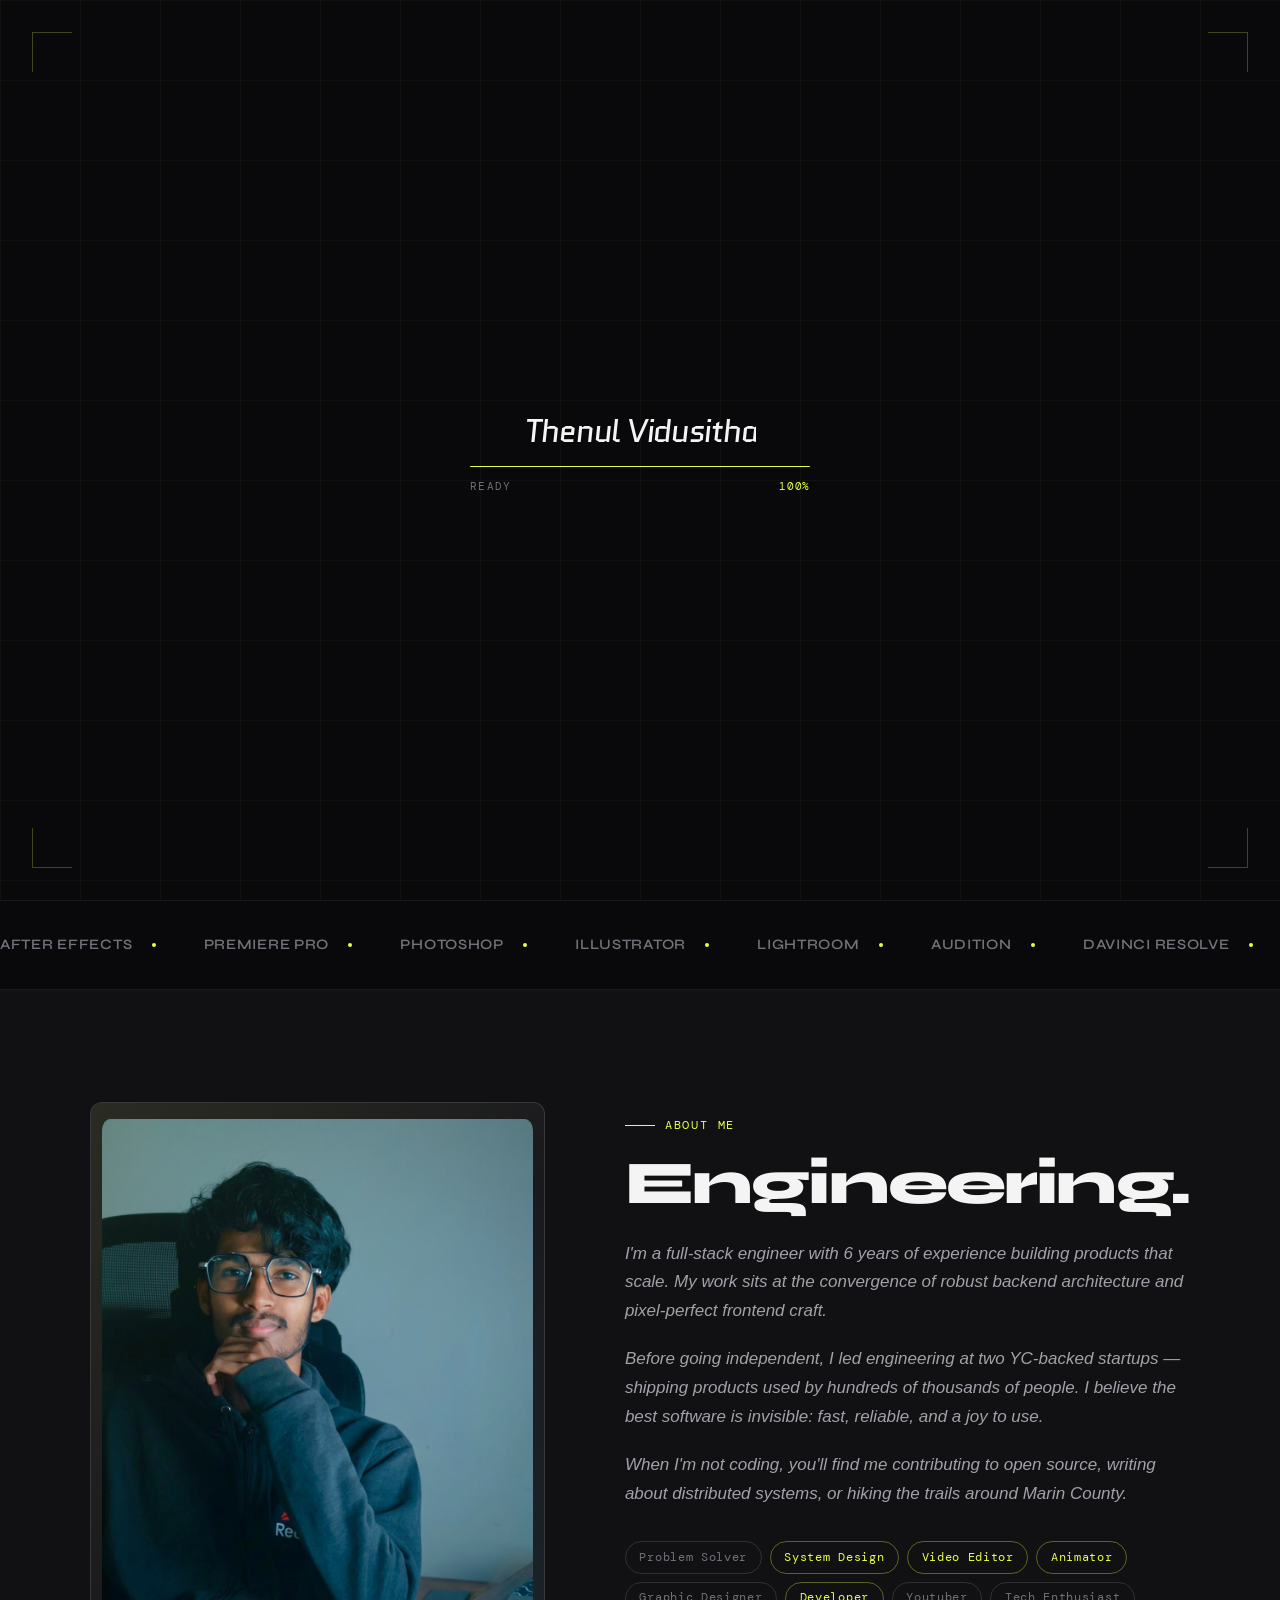
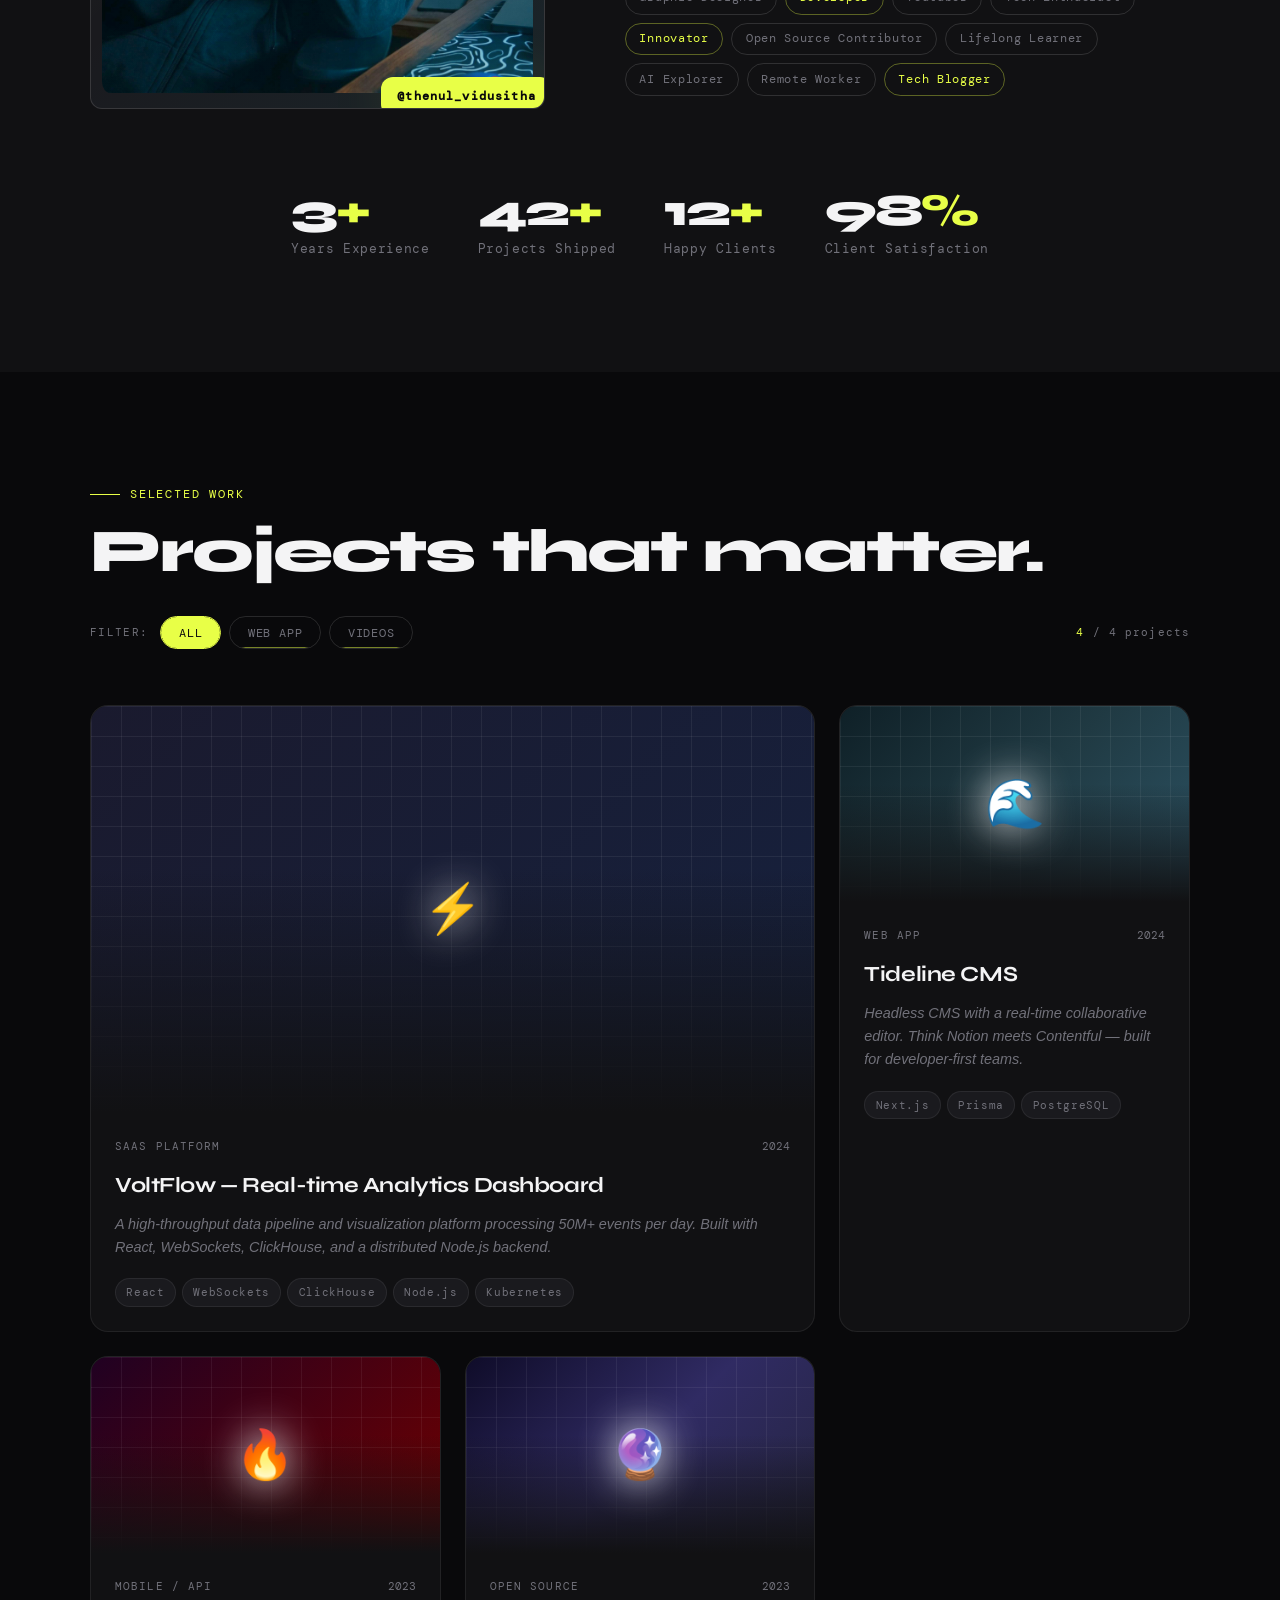
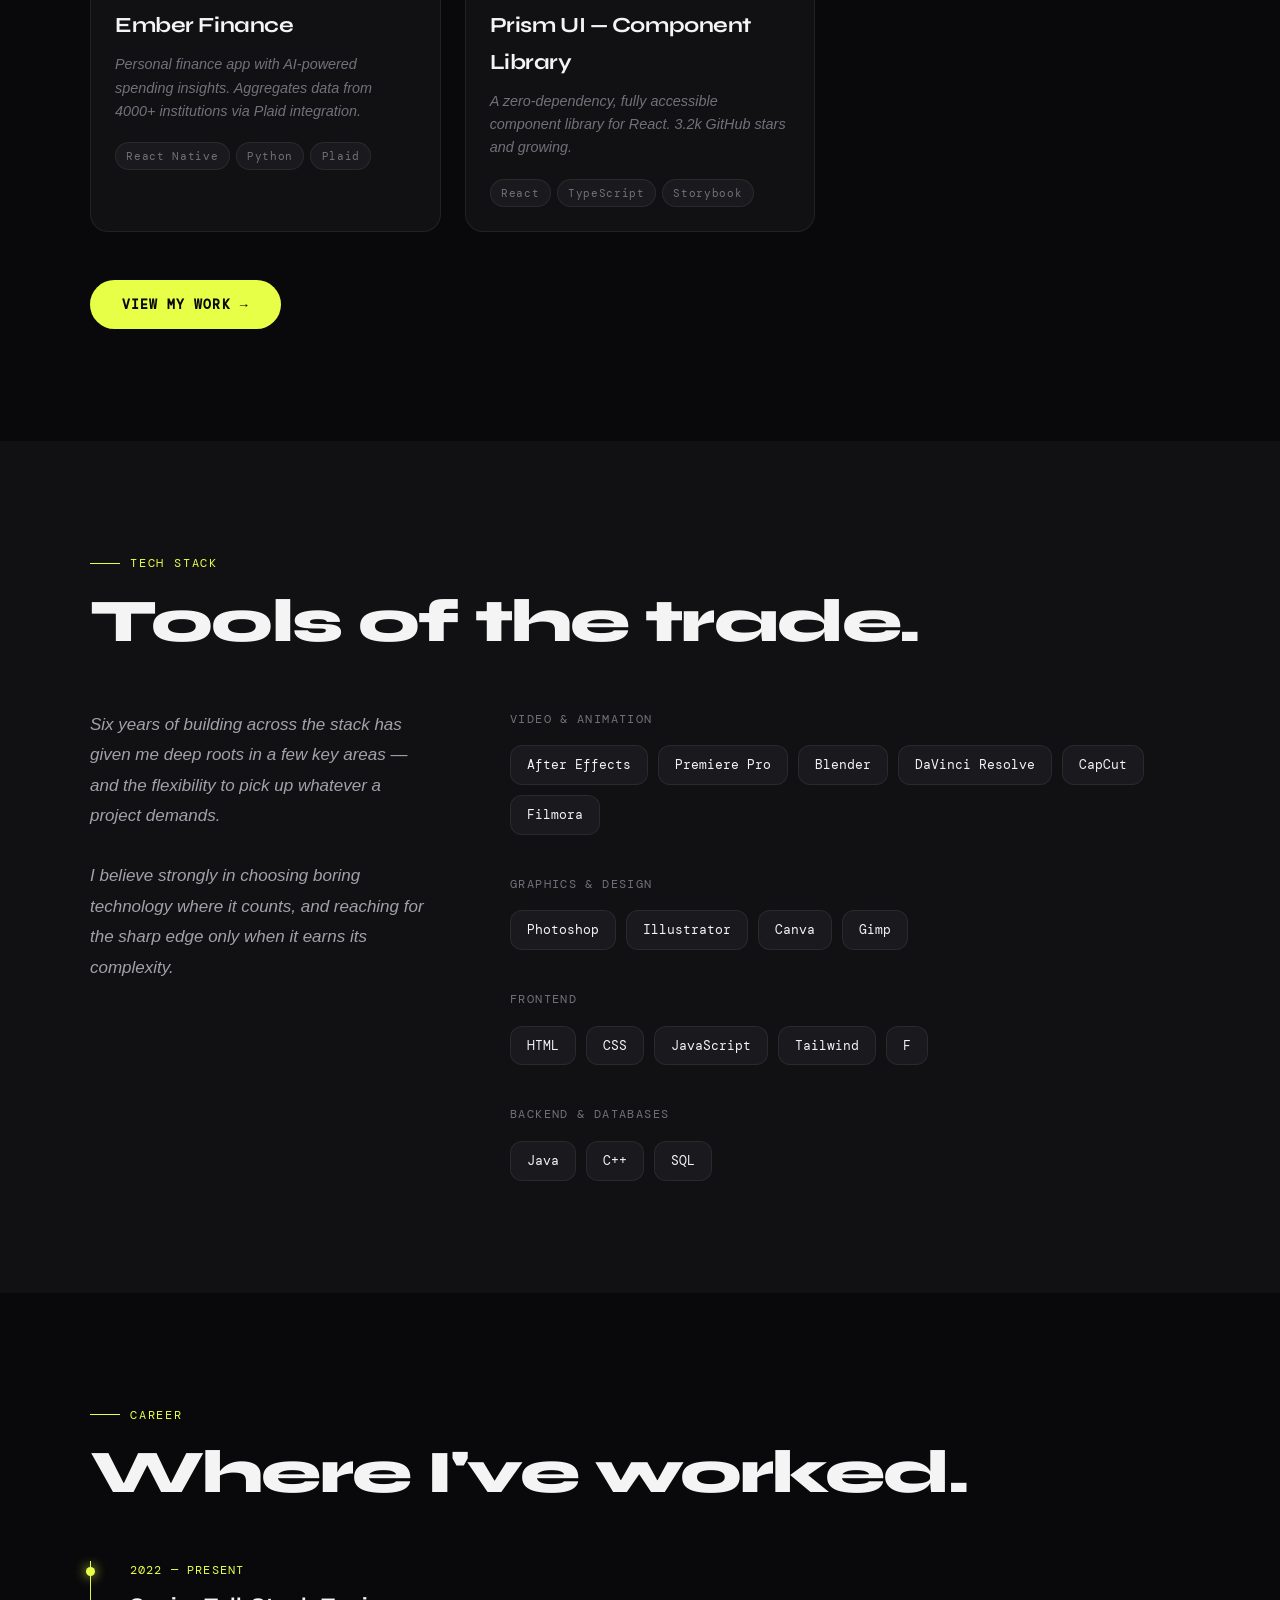
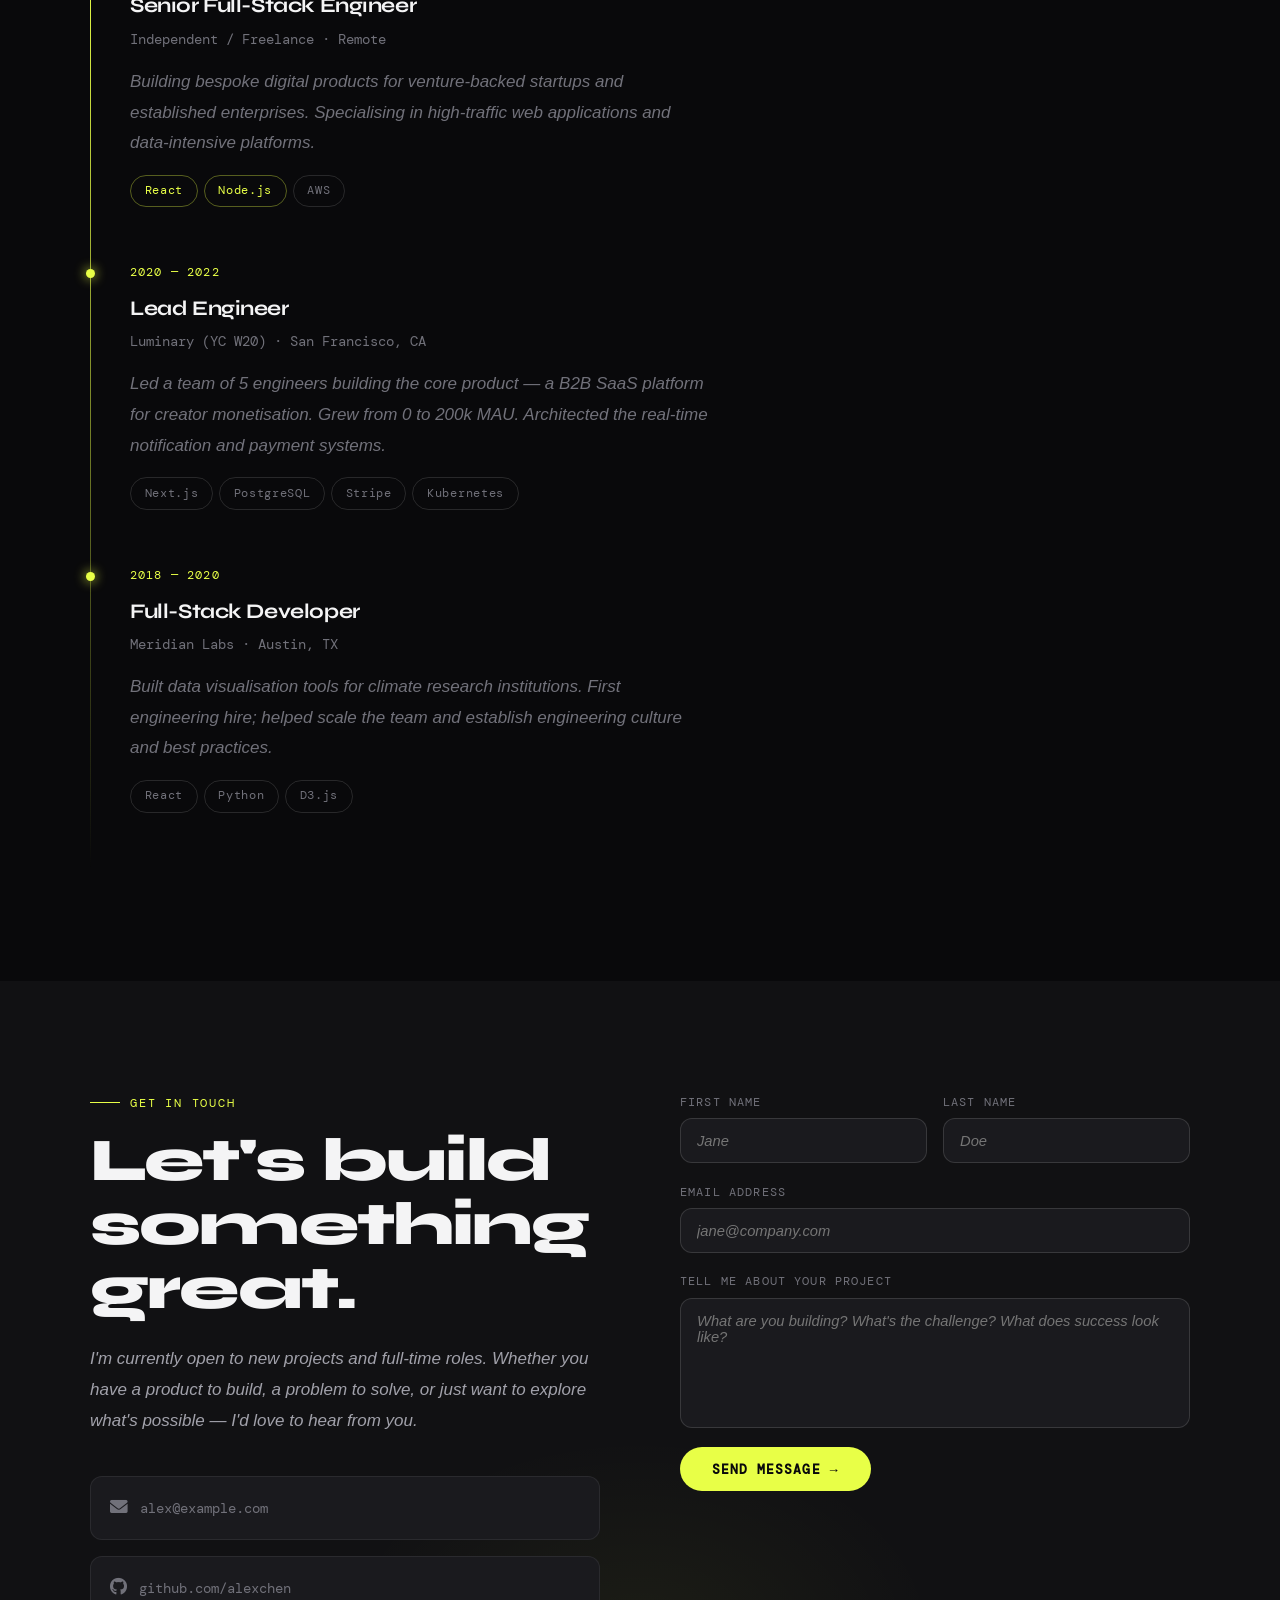
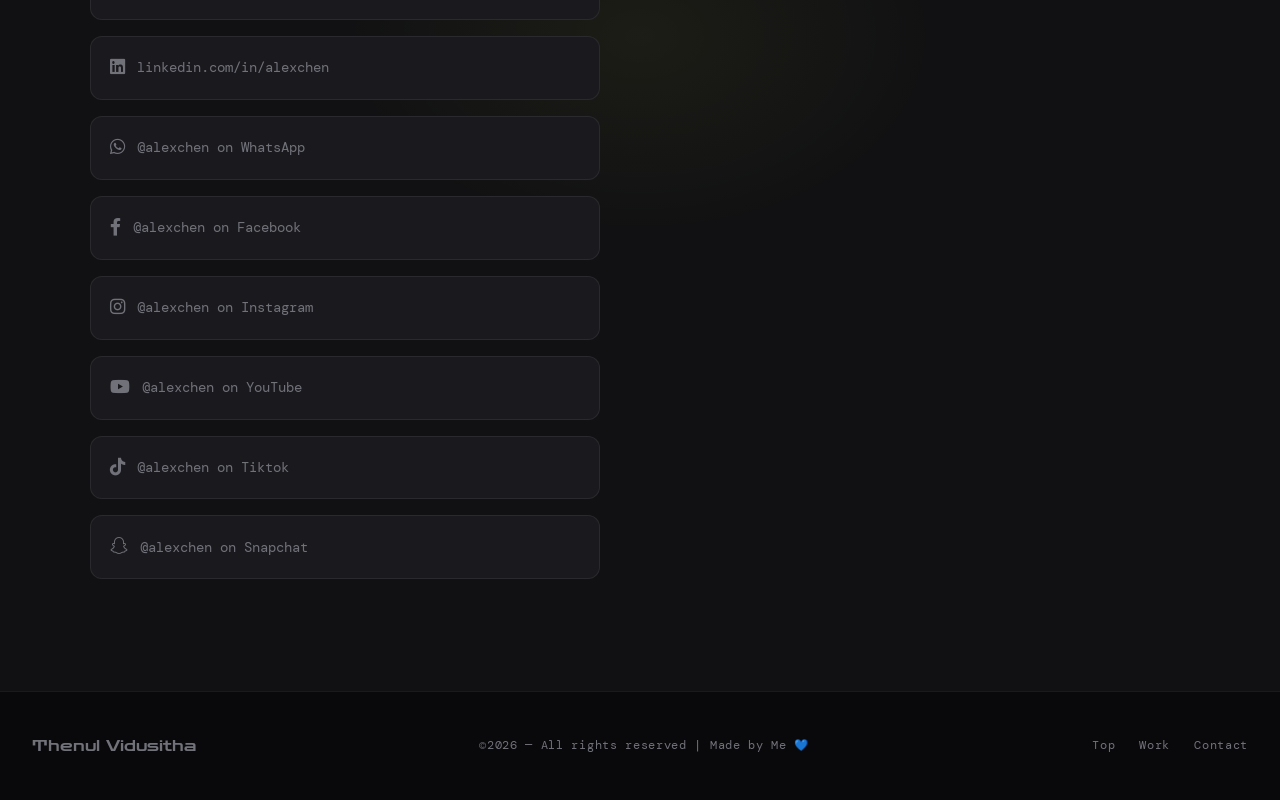
<file: index.html>
<!DOCTYPE html>
<html lang="en">
<head>
<meta charset="UTF-8">
<meta name="viewport" content="width=device-width, initial-scale=1.0">
<title>Thenul Vidusitha</title>
<link rel="preconnect" href="https://fonts.googleapis.com">
<link rel="preconnect" href="https://fonts.gstatic.com" crossorigin>
<link href="https://fonts.googleapis.com/css2?family=Syne:wght@400;600;700;800&family=DM+Mono:ital,wght@0,300;0,400;1,300&family=Fraunces:ital,opsz,wght@0,9..144,300;0,9..144,400;1,9..144,300&display=swap" rel="stylesheet">
<link href="https://fonts.googleapis.com/css2?family=Molle:ital@1&family=Quantico:ital,wght@0,400;0,700;1,400;1,700&family=Righteous&family=Zen+Dots&display=swap" rel="stylesheet">
<!-- Font Awesome Free CDN Link -->
  <link rel="stylesheet" href="https://cdnjs.cloudflare.com/ajax/libs/font-awesome/6.0.0/css/all.min.css">


<link rel="stylesheet" href="style.css">
<style>


  /* ── HERO ── */
  #hero{
    min-height:100vh;
    display:flex;flex-direction:column;justify-content:center;
    padding:7rem 2rem 4rem;
    position:relative;overflow:hidden;
  }

  .hero-bg{
    position:absolute;inset:0;
    background:radial-gradient(ellipse 80% 60% at 60% 40%,rgba(232,255,71,0.04) 0%,transparent 70%),
               radial-gradient(ellipse 40% 50% at 20% 80%,rgba(34,211,238,0.04) 0%,transparent 60%);
    pointer-events:none;
  }

  .grid-bg{
    position:absolute;inset:0;
    background-image:linear-gradient(var(--border) 1px,transparent 1px),
                     linear-gradient(90deg,var(--border) 1px,transparent 1px);
    background-size:60px 60px;
    mask-image:radial-gradient(ellipse 70% 60% at 50% 50%,black 30%,transparent 100%);
    pointer-events:none;opacity:0.4;
  }

  .hero-inner{max-width:1100px;margin:0 auto;width:100%}
  .hero-badge{
    display:inline-flex;align-items:center;gap:8px;
    font-family:var(--font-mono);font-size:0.78rem;
    letter-spacing:0.1em;text-transform:uppercase;
    color:var(--accent);
    border:1px solid rgba(232,255,71,0.25);
    padding:0.4rem 0.9rem;border-radius:99px;
    margin-bottom:2.5rem;
    opacity:0;transform:translateY(20px);
    animation:fadeUp 0.7s 0.2s ease forwards;
  }
  .hero-badge .dot{width:6px;height:6px;border-radius:50%;background:var(--accent);animation:pulse 2s infinite}

  .hero-title{
    font-family:var(--font-display);
    font-size:clamp(1.5rem,8vw,4rem);
    font-weight:800;line-height:0.95;
    letter-spacing:-0.035em;
    opacity:0;transform:translateY(30px);
    animation:fadeUp 0.8s 0.4s ease forwards;
  }
  .hero-title .line2{display:block;color:transparent;
    -webkit-text-stroke:1px rgba(244,244,245,0.3);
    margin-left:0.4em;}
  

  /* ─── Typography Fade Animation ─── */
.hero-title .accent {
  color:var(--accent);
  font-size:2.8rem;
  font-weight:800;
  margin-top:5rem;
  display: inline-block; /* Required to allow transforms */
  opacity: 1;
  transform: translateY(0);
  transition: opacity 0.6s cubic-bezier(0.4, 0, 0.2, 1), transform 0.6s cubic-bezier(0.4, 0, 0.2, 1);
}

/* Class added by JS to trigger the fade out */
.hero-title .accent.is-hidden {
  opacity: 0;
  transform: translateY(10px); /* Drops slightly while fading out */
}
  .hero-sub{
    margin-top:1rem;max-width:520px;
    font-size:1.1rem;font-weight:300;
    color:#a1a1aa;line-height:1.8;
    font-style:italic;
    opacity:0;transform:translateY(20px);
    animation:fadeUp 0.8s 0.6s ease forwards;
  }

  .hero-actions{
    display:flex;flex-wrap:wrap;gap:1rem;margin-top:3rem;
    opacity:0;transform:translateY(20px);
    animation:fadeUp 0.8s 0.8s ease forwards;
  }
  .btn-primary{
    font-family:var(--font-mono);font-size:0.82rem;
    letter-spacing:0.08em;text-transform:uppercase;
    padding:0.85rem 2rem;background:var(--accent);
    color:var(--bg);border:none;border-radius:99px;
    cursor:pointer;text-decoration:none;
    font-weight:600;
    transition:transform 0.2s,box-shadow 0.2s;
    display:inline-flex;align-items:center;gap:8px;
  }
  .btn-primary:hover{transform:translateY(-2px);box-shadow:var(--glow)}
  .btn-ghost{
    font-family:var(--font-mono);font-size:0.82rem;
    letter-spacing:0.08em;text-transform:uppercase;
    padding:0.85rem 2rem;background:transparent;
    color:var(--muted);border:1px solid var(--border2);
    border-radius:99px;cursor:pointer;text-decoration:none;
    transition:color 0.2s,border-color 0.2s;
    display:inline-flex;align-items:center;gap:8px;
  }
  .btn-ghost:hover{color:var(--text);border-color:var(--border2)}

  .hero-stats{
    display:flex;flex-wrap:wrap;gap:3rem;margin-top:5rem;
    align-content: center;justify-content: center;
    opacity:0;transform:translateY(20px);
    animation:fadeUp 0.8s 1s ease forwards;
  }
  .stat-num{
    font-family:var(--font-display);font-size:2.8rem;
    font-weight:800;color:var(--text);
    letter-spacing:-0.04em;line-height:1;
  }
  .stat-num .plus{color:var(--accent)}
  .stat-label{font-size:0.82rem;color:var(--muted);font-family:var(--font-mono);margin-top:4px;letter-spacing:0.05em}

  .scroll-hint{
    position:absolute;bottom:2.5rem;left:50%;transform:translateX(-50%);
    display:flex;flex-direction:column;align-items:center;gap:8px;
    opacity:0;animation:fadeUp 0.8s 1.4s ease forwards;
  }
  .scroll-hint span{font-family:var(--font-mono);font-size:0.7rem;letter-spacing:0.12em;text-transform:uppercase;color:var(--muted)}
  .scroll-line{width:1px;height:50px;background:linear-gradient(to bottom,var(--accent),transparent);animation:scrollDrop 2s 2s infinite}

  /* ── SECTION BASE ── */
  section{padding:7rem 2rem}
  .container{max-width:1100px;margin:0 auto;width:100%}

  .section-tag{
    font-family:var(--font-mono);font-size:0.75rem;
    letter-spacing:0.15em;text-transform:uppercase;
    color:var(--accent);margin-bottom:1rem;
    display:flex;align-items:center;gap:10px;
  }
  .section-tag::before{content:'';width:30px;height:1px;background:var(--accent)}

  .section-title{
    font-family:var(--font-display);
    font-size:clamp(2.2rem,5vw,3.8rem);
    font-weight:800;line-height:1.05;
    letter-spacing:-0.03em;margin-bottom:1.5rem;
  }

  /* ── ABOUT ── */
  #about{background:var(--surface)}
  .about-grid{display:grid;grid-template-columns:1fr 1fr;gap:5rem;align-items:center}
  .about-img-wrap{position:relative}
  .about-img-frame{
    aspect-ratio:3/4;border-radius:var(--radius);
    background:var(--surface2);
    border:1px solid var(--border2);
    overflow:hidden;position:relative;
    display:flex;align-items:center;justify-content:center;
  }
  .about-img-frame::before{
    content:'';position:absolute;inset:0;
    background:linear-gradient(135deg,rgba(232,255,71,0.08),transparent 50%,rgba(34,211,238,0.06));
  }
  .avatar-placeholder{
    width:95%;height:95%;border-radius:50%;
    background:var(--accent);color:var(--bg);
    display:flex;align-items:center;justify-content:center;
  }
  .avatar-placeholder img{
    width:100%;height:100%;
    border-radius: 2%;
    object-fit:cover;
    /* filter:grayscale(100%) 
    brightness(1.2); */
   }
  .about-tag{
    position:absolute;bottom:-0.5rem;right:-0.5rem;
    background:var(--accent);color:var(--bg);
    font-family:var(--font-mono);font-size:0.72rem;
    letter-spacing:0.1em;
    /* text-transform:uppercase; */
    padding:0.6rem 1rem;border-radius:var(--radius);font-weight:600;
    box-shadow:var(--glow);
  }
  .about-text p{color:#a1a1aa;margin-bottom:1.2rem;font-weight:300;font-style:italic}
  .skill-chips{display:flex;flex-wrap:wrap;gap:8px;margin-top:2rem}
  .chip{
    font-family:var(--font-mono);font-size:0.72rem;
    letter-spacing:0.06em;padding:0.35rem 0.85rem;
    border:1px solid var(--border2);border-radius:99px;
    color:var(--muted);transition:all 0.25s;
  }
  .chip:hover{border-color:var(--accent);color:var(--accent);transform:translateY(-1px)}
  .chip.highlight{border-color:rgba(232,255,71,0.35);color:var(--accent)}

  /* ── WORK / PROJECTS ── */
  #work{background:var(--bg)}
  .projects-grid{display:grid;grid-template-columns:repeat(auto-fit,minmax(340px,1fr));gap:1.5rem;margin-top:3.5rem}
  .project-card{
    background:var(--surface);border:1px solid var(--border);
    border-radius:calc(var(--radius)*1.5);overflow:hidden;
    position:relative;transition:transform 0.3s,border-color 0.3s;
    cursor:pointer;
  }
  .project-card:hover{transform:translateY(-6px);border-color:var(--border2)}
  .project-card.featured{grid-column:span 2}
  .project-thumb{
    aspect-ratio:16/9;background:var(--surface2);
    position:relative;overflow:hidden;
    display:flex;align-items:center;justify-content:center;
  }
  .project-thumb-pattern{
    position:absolute;inset:0;
    background-image:linear-gradient(var(--border2) 1px,transparent 1px),
                     linear-gradient(90deg,var(--border2) 1px,transparent 1px);
    background-size:30px 30px;opacity:0.5;
  }
  .project-thumb-icon{
    font-size:3rem;z-index:1;
    filter:drop-shadow(0 0 20px currentColor);
  }
  .project-thumb-accent{
    position:absolute;bottom:0;left:0;right:0;height:60%;
    background:linear-gradient(to top,var(--surface),transparent);
  }
  .thumb-1{background:linear-gradient(135deg,#1a1a2e,#16213e)}
  .thumb-2{background:linear-gradient(135deg,#0f2027,#203a43,#2c5364)}
  .thumb-3{background:linear-gradient(135deg,#200122,#6f0000)}
  .thumb-4{background:linear-gradient(135deg,#0f0c29,#302b63,#24243e)}
  .project-body{padding:1.5rem}
  .project-meta{
    display:flex;align-items:center;justify-content:space-between;
    margin-bottom:0.7rem;
  }
  .project-type{
    font-family:var(--font-mono);font-size:0.7rem;
    letter-spacing:0.1em;text-transform:uppercase;color:var(--muted);
  }
  .project-year{font-family:var(--font-mono);font-size:0.7rem;color:var(--muted)}
  .project-title{
    font-family:var(--font-display);font-size:1.35rem;
    font-weight:700;letter-spacing:-0.02em;
    margin-bottom:0.6rem;transition:color 0.2s;
  }
  .project-card:hover .project-title{color:var(--accent)}
  .project-desc{font-size:0.9rem;color:#71717a;line-height:1.6;font-style:italic;font-weight:300}
  .project-tags{display:flex;flex-wrap:wrap;gap:6px;margin-top:1.2rem}
  .project-tag{
    font-family:var(--font-mono);font-size:0.68rem;
    letter-spacing:0.06em;padding:0.25rem 0.65rem;
    background:var(--surface2);border:1px solid var(--border);
    border-radius:99px;color:var(--muted);
  }
  .project-link{
    position:absolute;top:1rem;right:1rem;
    width:36px;height:36px;border-radius:50%;
    background:var(--surface2);border:1px solid var(--border2);
    display:flex;align-items:center;justify-content:center;
    color:var(--muted);font-size:1rem;
    transition:all 0.2s;opacity:0;
  }
  .project-card:hover .project-link{opacity:1;color:var(--accent);border-color:var(--accent)}

  /* ── SKILLS / TECH ── */
  #skills{background:var(--surface)}
  .skills-layout{display:grid;grid-template-columns:1fr 2fr;gap:5rem;margin-top:3.5rem}
  .skills-intro{color:#a1a1aa;font-style:italic;font-weight:300;line-height:1.8}
  .tech-categories{display:flex;flex-direction:column;gap:2.5rem}
  .tech-category-label{
    font-family:var(--font-mono);font-size:0.72rem;
    letter-spacing:0.12em;text-transform:uppercase;
    color:var(--muted);margin-bottom:1rem;
  }
  .tech-row{display:flex;flex-wrap:wrap;gap:10px}
  .tech-item{
    font-family:var(--font-mono);font-size:0.8rem;
    padding:0.5rem 1rem;
    background:var(--surface2);border:1px solid var(--border);
    border-radius:var(--radius);color:var(--text);
    transition:all 0.25s;position:relative;overflow:hidden;
  }
  .tech-item::before{
    content:'';position:absolute;inset:0;
    background:var(--accent);transform:scaleX(0);transform-origin:left;
    transition:transform 0.3s ease;z-index:0;
  }
  .tech-item:hover::before{transform:scaleX(1)}
  .tech-item span{position:relative;z-index:1;transition:color 0.3s}
  .tech-item:hover span{color:var(--bg)}

  /* ── WORK FILTERS ── */
  .filter-bar{
    display:flex;flex-wrap:wrap;gap:8px;
    margin:2rem 0 3.5rem;
    align-items:center;
  }
  .filter-label{
    font-family:var(--font-mono);font-size:0.7rem;
    letter-spacing:0.12em;text-transform:uppercase;
    color:var(--muted);margin-right:4px;
  }
  .filter-btn{
    font-family:var(--font-mono);font-size:0.75rem;
    letter-spacing:0.07em;text-transform:uppercase;
    padding:0.45rem 1.1rem;
    background:transparent;
    border:1px solid var(--border2);
    border-radius:99px;color:var(--muted);
    cursor:pointer;transition:all 0.22s ease;
    position:relative;overflow:hidden;
  }
  .filter-btn::before{
    content:'';position:absolute;inset:0;
    background:var(--accent);
    transform:translateY(100%);
    transition:transform 0.22s ease;
    z-index:0;border-radius:99px;
  }
  .filter-btn span{position:relative;z-index:1;transition:color 0.22s}
  .filter-btn:hover{border-color:var(--accent);color:var(--accent)}
  .filter-btn.active{border-color:var(--accent);color:var(--bg)}
  .filter-btn.active::before{transform:translateY(0)}
  .filter-btn.active span{color:var(--bg)}

  .filter-count{
    margin-left:auto;
    font-family:var(--font-mono);font-size:0.7rem;
    letter-spacing:0.1em;color:var(--muted);
  }
  .filter-count em{color:var(--accent);font-style:normal}

  /* card hide/show */
  .project-card{transition:transform 0.3s,border-color 0.3s,opacity 0.35s ease,scale 0.35s ease}
  .project-card.filtered-out{
    opacity:0;scale:0.96;pointer-events:none;
    position:absolute;visibility:hidden;
  }
  .projects-grid{position:relative}

  /* ── EXPERIENCE ── */
  #experience{background:var(--bg)}
  .timeline{margin-top:3.5rem;position:relative}
  .timeline::before{
    content:'';position:absolute;left:0;top:0;bottom:0;
    width:1px;background:linear-gradient(to bottom,var(--accent),transparent);
  }
  .timeline-item{padding-left:2.5rem;padding-bottom:3.5rem;position:relative}
  .timeline-item::before{
    content:'';position:absolute;left:-4px;top:6px;
    width:9px;height:9px;border-radius:50%;
    background:var(--accent);box-shadow:0 0 12px var(--accent);
  }
  .timeline-date{
    font-family:var(--font-mono);font-size:0.72rem;
    letter-spacing:0.1em;text-transform:uppercase;
    color:var(--accent);margin-bottom:0.5rem;
  }
  .timeline-role{
    font-family:var(--font-display);font-size:1.3rem;
    font-weight:700;letter-spacing:-0.02em;margin-bottom:0.25rem;
  }
  .timeline-company{color:var(--muted);font-family:var(--font-mono);font-size:0.85rem;margin-bottom:1rem}
  .timeline-desc{color:#71717a;font-style:italic;font-weight:300;line-height:1.8;max-width:580px}
  .timeline-chips{display:flex;flex-wrap:wrap;gap:6px;margin-top:1rem}

  /* ── CONTACT ── */
  #contact{
    background:var(--surface);
    position:relative;overflow:hidden;
  }
  .contact-glow{
    position:absolute;top:50%;left:50%;
    width:600px;height:400px;
    transform:translate(-50%,-50%);
    background:radial-gradient(ellipse,rgba(232,255,71,0.05),transparent 70%);
    pointer-events:none;
  }
  .contact-grid{display:grid;grid-template-columns:1fr 1fr;gap:5rem;align-items:start}
  .contact-form{display:flex;flex-direction:column;gap:1.2rem}
  .form-row{display:grid;grid-template-columns:1fr 1fr;gap:1rem}
  .form-field{display:flex;flex-direction:column;gap:6px}
  .form-field label{
    font-family:var(--font-mono);font-size:0.72rem;
    letter-spacing:0.1em;text-transform:uppercase;color:var(--muted);
  }
  .form-field input,.form-field textarea,.form-field select{
    background:var(--surface2);border:1px solid var(--border2);
    border-radius:var(--radius);padding:0.85rem 1rem;
    color:var(--text);font-family:var(--font-body);
    font-size:0.92rem;font-style:italic;font-weight:300;
    transition:border-color 0.2s,box-shadow 0.2s;
    outline:none;resize:none;width:100%;
  }
  .form-field input:focus,.form-field textarea:focus{
    border-color:var(--accent);
    box-shadow:0 0 0 3px rgba(232,255,71,0.08);
  }
  .form-field textarea{min-height:130px}
  .contact-info{color:#a1a1aa;line-height:1.8;font-style:italic;font-weight:300}
  .contact-links{display:flex;flex-direction:column;gap:1rem;margin-top:2.5rem}
  .contact-link{
    display:flex;align-items:center;gap:12px;
    font-family:var(--font-mono);font-size:0.85rem;
    color:var(--muted);text-decoration:none;
    padding:1rem 1.2rem;
    background:var(--surface2);border:1px solid var(--border);
    border-radius:var(--radius);
    transition:all 0.25s;
  }
  .contact-link:hover{border-color:var(--accent);color:var(--accent);transform:translateX(6px)}
  .contact-link .link-icon{font-size:1.1rem}
  .contact-link .link-arrow{margin-left:auto;opacity:0;transition:opacity 0.2s}
  .contact-link:hover .link-arrow{opacity:1}



  /* Prevent standard text selection globally */
body {
  -webkit-user-select: none;
  -moz-user-select: none;
  -ms-user-select: none;
  user-select: none;
}

/* Allow text selection inside form inputs so they remain usable */
input, textarea {
  -webkit-user-select: text;
  -moz-user-select: text;
  -ms-user-select: text;
  user-select: text;
}

/* Security Popup Styling */
.security-popup {
  position: fixed;
  bottom: 24px;
  left: 50%;
  transform: translate(-50%, 50px); /* Start slightly lower */
  opacity: 0;
  pointer-events: none;
  background-color: rgba(200, 40, 40, 0.95);
  backdrop-filter: blur(8px);
  color: white;
  padding: 12px 24px;
  border-radius: 9999px;
  display: flex;
  align-items: center;
  gap: 10px;
  font-family: monospace, sans-serif;
  font-size: 13px;
  font-weight: bold;
  letter-spacing: 1px;
  box-shadow: 0 4px 20px rgba(220, 38, 38, 0.4);
  border: 1px solid rgba(255, 100, 100, 0.2);
  transition: all 0.3s cubic-bezier(0.4, 0, 0.2, 1);
  z-index: 99999;
}

/* Class added via JavaScript to trigger the animation */
.security-popup.show {
  transform: translate(-50%, 0);
  opacity: 1;
}




   /* ── RESPONSIVE ── */
  @media(max-width:900px){
    .about-grid,.contact-grid,.skills-layout{grid-template-columns:1fr}
    .project-card.featured{grid-column:span 1}
    .projects-grid{grid-template-columns:1fr}
    .form-row{grid-template-columns:1fr}

    .filter-bar {
    justify-content: flex-start;
  }
  .filter-count {
    margin-left: 0;
    width: 100%;
    margin-top: 0.75rem;
  }

  }


    /* ── HERO ACCENT TEXT RESPONSIVENESS (MOBILE & TABLET) ── */
@media (max-width: 768px) {

  #popup-overlay {
    padding: 1rem;
  }

  .hero-title .accent {
    /* Shrinks dynamically based on screen width, between 1.5rem and 2.8rem */
    font-size: clamp(1.5rem, 6.5vw, 2.8rem); 
    
    /* Forces the text to stay on a single line */
    white-space: nowrap; 
    
  }
}







   @media(max-width:600px){
    section{padding:5rem 1.25rem}

    .scroll-hint{
    left:45%;

    .filter-bar {
    flex-wrap: nowrap;
    overflow-x: auto;
    -webkit-overflow-scrolling: touch;
    padding-bottom: 0.5rem;
    scrollbar-width: none; /* Hides scrollbar in Firefox */
  }
  
  .filter-bar::-webkit-scrollbar {
    display: none; /* Hides scrollbar in Chrome/Safari/Edge */
  }
  
  .filter-label {
    display: none; /* Hides "Filter:" label to save space */
  }
  
  .filter-btn {
    flex: 0 0 auto; /* Prevents buttons from shrinking */
    white-space: nowrap;
  }
  
  .filter-count {
    display: none; /* Hides the project count on small mobile screens to prioritize the buttons */
  }
  }


  /* Shrink inner padding for the body */
  .popup-body {
    padding: 1.5rem 1.2rem 1.2rem;
  }

  /* Adjust the close button so it doesn't overlap on small screens */
  .popup-close {
    top: 0.8rem;
    right: 0.8rem;
    width: 28px;
    height: 28px;
    font-size: 0.85rem;
  }

  /* Scale down the title */
  .popup-title {
    font-size: 1.35rem;
    margin-bottom: 0.6rem;
  }

  /* Scale down the description text slightly */
  .popup-desc {
    font-size: 0.85rem;
    margin-bottom: 1.4rem;
  }

  /* Stack the action buttons vertically instead of wrapping side-by-side */
  .popup-actions {
    flex-direction: column;
    gap: 0.9rem;
  }
  
  .popup-btn-primary, 
  .popup-btn-ghost {
    width: 100%;
    min-width: unset;
  }

  /* Stack the footer elements vertically */
  .popup-footer {
    flex-direction: column;
    align-items: flex-start;
    padding: 1rem 1.2rem;
    gap: 0.8rem;
  }

   


  }








</style>
</head>
<body>

  <!-- DevTools Warning Screen -->
  <div id="security-popup" class="security-popup">
  <svg xmlns="http://www.w3.org/2000/svg" width="18" height="18" viewBox="0 0 24 24" fill="none" stroke="currentColor" stroke-width="2" stroke-linecap="round" stroke-linejoin="round">
    <path d="M12 22s8-4 8-10V5l-8-3-8 3v7c0 6 8 10 8 10"></path>
    <path d="M12 8v4"></path>
    <path d="M12 16h.01"></path>
  </svg>
  <span>ACTION DISABLED</span>
</div>

<!-- LOADER -->
<div id="loader">
  <div class="loader-grid"></div>
  <div class="loader-corner tl"></div>
  <div class="loader-corner tr"></div>
  <div class="loader-corner bl"></div>
  <div class="loader-corner br"></div>
  <div class="loader-logo">
    <span>T</span><span>h</span><span>e</span><span>n</span><span>u</span><span>l</span><span class="loader-accent-char">&nbsp;</span><span>V</span><span>i</span><span>d</span><span>u</span><span>s</span><span>i</span><span>t</span><span>h</span><span>a</span>
  </div>
  <div class="loader-bar-wrap">
    <div class="loader-track"><div class="loader-fill" id="loaderFill"></div></div>
    <div class="loader-meta">
      <span class="loader-status" id="loaderStatus">Initialising</span>
      <span class="loader-pct" id="loaderPct">0%</span>
    </div>
  </div>
</div>

<!-- CURSOR -->

<div class="cursor" id="cursor"></div>
<div class="cursor-ring" id="cursorRing"></div>

<!-- POPUP CARD -->
<!-- <div id="popup-overlay" role="dialog" aria-modal="true" aria-labelledby="popup-heading">
  <div id="popup-card">
    <div class="popup-stripe"></div>
    <div class="popup-body">
      <button class="popup-close" id="popupClose" aria-label="Close">✕</button>
      <div class="popup-avatar">AC</div>
      <div class="popup-eyebrow"><span class="pulse-dot"></span> Available for hire</div>
      <h2 class="popup-title" id="popup-heading">Let's build something <span class="hl">remarkable.</span></h2>
      <p class="popup-desc">Hi, I'm Alex — a full-stack engineer specialising in high-performance web apps and distributed systems. I'm currently open to new projects and full-time roles starting Q3 2025.</p>
      <div class="popup-actions">
        <a class="popup-btn-primary" href="#contact">Work with me →</a>
        <a class="popup-btn-ghost" href="projects.html">View my work</a>
      </div>
    </div>
    <div class="popup-footer">
      <span class="popup-footer-text">Based in San Francisco · Remote-friendly</span>
      <span class="popup-footer-badge">Open to work</span>
    </div>
  </div>
</div> -->


<!-- NAV -->
<nav>
  <a class="nav-logo" href="#">thenul vidusitha</a>
  <ul class="nav-links">
    <li><a href="#about">About</a></li>
    <li><a href="projects.html">Work</a></li>
    <li><a href="#skills">Skills</a></li>
    <li><a href="#experience">Experience</a></li>
    <li><a href="#contact">Contact</a></li>
  </ul>
  <a class="nav-cta" href="#contact">Hire me</a>
  <div class="hamburger" id="hamburger">
    <span></span><span></span><span></span>
  </div>
</nav>

<!-- MOBILE MENU -->
<div class="mobile-menu" id="mobileMenu">
  <a href="#about" class="menu-close">About</a>
  <a href="projects.html" class="menu-close">Work</a>
  <a href="#skills" class="menu-close">Skills</a>
  <a href="#experience" class="menu-close">Experience</a>
  <a href="#contact" class="menu-close">Contact</a>
</div>

<!-- HERO -->
<section id="hero">
  <div class="hero-bg"></div>
  <div class="grid-bg"></div>
  <div class="hero-inner">
    <div class="hero-badge"><span class="dot"></span> Available for new projects</div>
    <h1 class="hero-title">
      Thenul<br>
      <span class="line2">Vidusitha</span><br>
      <span class="accent">ENGINEER.</span>
    </h1>
    <p class="hero-sub">Building scalable digital products at the intersection of design and engineering. I turn complex problems into elegant, performant solutions.</p>
    <div class="hero-actions">
      <a href="projects.html" class="btn-primary">View my work →</a>
      <a href="#contact" class="btn-ghost">Let's talk ↗</a>
    </div>
    
  </div>
  <div class="scroll-hint">
    <span>Scroll</span>
    <div class="scroll-line"></div>
  </div>
</section>

<!-- MARQUEE -->
<div class="marquee-section">
  <div class="marquee-track">
    <div class="marquee-item">After Effects<span class="dot"></span></div>
    <div class="marquee-item">Premiere Pro<span class="dot"></span></div>
    <div class="marquee-item">Photoshop<span class="dot"></span></div>
    <div class="marquee-item">Illustrator<span class="dot"></span></div>
    <div class="marquee-item">Lightroom<span class="dot"></span></div>
    <div class="marquee-item">Audition<span class="dot"></span></div>
    <div class="marquee-item">DaVinci Resolve<span class="dot"></span></div>
    <div class="marquee-item">Blender<span class="dot"></span></div>
    <div class="marquee-item">Canva<span class="dot"></span></div>
    <div class="marquee-item">HTML<span class="dot"></span></div>
    <div class="marquee-item">CSS<span class="dot"></span></div>
    <div class="marquee-item">JavaScript<span class="dot"></span></div>
    <div class="marquee-item">SQL<span class="dot"></span></div>
    <div class="marquee-item">JAVA<span class="dot"></span></div>
    <div class="marquee-item">C++<span class="dot"></span></div>
    <div class="marquee-item">Arduino<span class="dot"></span></div>
    
    <div class="marquee-item">After Effects<span class="dot"></span></div>
    <div class="marquee-item">Premiere Pro<span class="dot"></span></div>
    <div class="marquee-item">Photoshop<span class="dot"></span></div>
    <div class="marquee-item">Illustrator<span class="dot"></span></div>
    <div class="marquee-item">Lightroom<span class="dot"></span></div>
    <div class="marquee-item">Audition<span class="dot"></span></div>
    <div class="marquee-item">DaVinci Resolve<span class="dot"></span></div>
    <div class="marquee-item">Blender<span class="dot"></span></div>
    <div class="marquee-item">Canva<span class="dot"></span></div>
    <div class="marquee-item">HTML<span class="dot"></span></div>
    <div class="marquee-item">CSS<span class="dot"></span></div>
    <div class="marquee-item">JavaScript<span class="dot"></span></div>
    <div class="marquee-item">SQL<span class="dot"></span></div>
    <div class="marquee-item">JAVA<span class="dot"></span></div>
    <div class="marquee-item">C++<span class="dot"></span></div>
    <div class="marquee-item">Arduino<span class="dot"></span></div>
    
  </div>
</div>

<!-- ABOUT -->
<section id="about">
  <div class="container">
    <div class="about-grid">
      <div class="about-img-wrap reveal">
        <div class="about-img-frame">
          <div class="avatar-placeholder"><img src="1.png" alt=""></div>
          <div class="about-tag">@thenul_vidusitha</div>
        </div>
      </div>
      <div class="about-text">
        <div class="section-tag reveal">About me</div>
        <h2 class="section-title reveal">Engineering.</h2>
        <p class="reveal">I'm a full-stack engineer with 6 years of experience building products that scale. My work sits at the convergence of robust backend architecture and pixel-perfect frontend craft.</p>
        <p class="reveal reveal-delay-1">Before going independent, I led engineering at two YC-backed startups — shipping products used by hundreds of thousands of people. I believe the best software is invisible: fast, reliable, and a joy to use.</p>
        <p class="reveal reveal-delay-2">When I'm not coding, you'll find me contributing to open source, writing about distributed systems, or hiking the trails around Marin County.</p>
        <div class="skill-chips reveal reveal-delay-3">
          <span class="chip">Problem Solver</span>
          <span class="chip highlight">System Design</span>
          <span class="chip highlight">Video Editor</span>
          <span class="chip highlight">Animator</span>
          <span class="chip">Graphic Designer</span>
          <span class="chip highlight">Developer</span>
          <span class="chip">Youtuber</span>
          <span class="chip">Tech Enthusiast</span>
          <span class="chip highlight">Innovator</span>
          <span class="chip">Open Source Contributor</span>
          <span class="chip">Lifelong Learner</span>
          <span class="chip">AI Explorer</span>
          <span class="chip">Remote Worker</span>
          <span class="chip highlight">Tech Blogger</span>
        </div>
        </div>
      </div>
    </div>

    <div class="hero-stats">
      <div>
        <div class="stat-num" data-target="3" data-suffix="+">0<span class="plus">+</span></div>
        <div class="stat-label">Years Experience</div>
      </div>
      <div>
        <div class="stat-num" data-target="42" data-suffix="+">0<span class="plus">+</span></div>
        <div class="stat-label">Projects Shipped</div>
      </div>
      <div>
        <div class="stat-num" data-target="12" data-suffix="+">0<span class="plus">+</span></div>
        <div class="stat-label">Happy Clients</div>
      </div>
      <div>
        <div class="stat-num" data-target="99" data-suffix="%">0<span class="plus">%</span></div>
        <div class="stat-label">Client Satisfaction</div>
      </div>
    </div>

  </div>
</section>

<!-- WORK -->
<section id="work">
  <div class="container">
    <div class="section-tag reveal">Selected work</div>
    <h2 class="section-title reveal">Projects that matter.</h2>

    <!-- Filter bar -->
    <div class="filter-bar reveal">
      <span class="filter-label">Filter:</span>
      <button class="filter-btn active" data-filter="all"><span>All</span></button>
      <button class="filter-btn" data-filter="web-app"><span>Web App</span></button>
      <button class="filter-btn" data-filter="mobile"><span>Videos</span></button>
      <span class="filter-count"><em id="visibleCount">4</em> / 4 projects</span>
    </div>

    <div class="projects-grid" id="projectsGrid">
      <!-- Featured -->
      <div class="project-card featured reveal" tabindex="0" data-category="saas">
        <div class="project-thumb thumb-1">
          <div class="project-thumb-pattern"></div>
          <div class="project-thumb-icon">⚡</div>
          <div class="project-thumb-accent"></div>
        </div>
        <div class="project-body">
          <div class="project-meta">
            <span class="project-type">SaaS Platform</span>
            <span class="project-year">2024</span>
          </div>
          <div class="project-title">VoltFlow — Real-time Analytics Dashboard</div>
          <div class="project-desc">A high-throughput data pipeline and visualization platform processing 50M+ events per day. Built with React, WebSockets, ClickHouse, and a distributed Node.js backend.</div>
          <div class="project-tags">
            <span class="project-tag">React</span>
            <span class="project-tag">WebSockets</span>
            <span class="project-tag">ClickHouse</span>
            <span class="project-tag">Node.js</span>
            <span class="project-tag">Kubernetes</span>
          </div>
        </div>
        <div class="project-link">↗</div>
      </div>

      <div class="project-card reveal reveal-delay-1" tabindex="0" data-category="web-app">
        <div class="project-thumb thumb-2">
          <div class="project-thumb-pattern"></div>
          <div class="project-thumb-icon">🌊</div>
          <div class="project-thumb-accent"></div>
        </div>
        <div class="project-body">
          <div class="project-meta">
            <span class="project-type">Web App</span>
            <span class="project-year">2024</span>
          </div>
          <div class="project-title">Tideline CMS</div>
          <div class="project-desc">Headless CMS with a real-time collaborative editor. Think Notion meets Contentful — built for developer-first teams.</div>
          <div class="project-tags">
            <span class="project-tag">Next.js</span>
            <span class="project-tag">Prisma</span>
            <span class="project-tag">PostgreSQL</span>
          </div>
        </div>
        <div class="project-link">↗</div>
      </div>

      <div class="project-card reveal reveal-delay-2" tabindex="0" data-category="mobile">
        <div class="project-thumb thumb-3">
          <div class="project-thumb-pattern"></div>
          <div class="project-thumb-icon">🔥</div>
          <div class="project-thumb-accent"></div>
        </div>
        <div class="project-body">
          <div class="project-meta">
            <span class="project-type">Mobile / API</span>
            <span class="project-year">2023</span>
          </div>
          <div class="project-title">Ember Finance</div>
          <div class="project-desc">Personal finance app with AI-powered spending insights. Aggregates data from 4000+ institutions via Plaid integration.</div>
          <div class="project-tags">
            <span class="project-tag">React Native</span>
            <span class="project-tag">Python</span>
            <span class="project-tag">Plaid</span>
          </div>
        </div>
        <div class="project-link">↗</div>
      </div>

      <div class="project-card reveal reveal-delay-1" tabindex="0" data-category="open-source">
        <div class="project-thumb thumb-4">
          <div class="project-thumb-pattern"></div>
          <div class="project-thumb-icon">🔮</div>
          <div class="project-thumb-accent"></div>
        </div>
        <div class="project-body">
          <div class="project-meta">
            <span class="project-type">Open Source</span>
            <span class="project-year">2023</span>
          </div>
          <div class="project-title">Prism UI — Component Library</div>
          <div class="project-desc">A zero-dependency, fully accessible component library for React. 3.2k GitHub stars and growing.</div>
          <div class="project-tags">
            <span class="project-tag">React</span>
            <span class="project-tag">TypeScript</span>
            <span class="project-tag">Storybook</span>
          </div>
        </div>
        <div class="project-link">↗</div>
      </div>
    </div>


    <div class="hero-actions">
      <a href="projects.html" class="btn-primary">View my work →</a>
    </div>


  </div>
</section>

<!-- SKILLS -->
<section id="skills">
  <div class="container">
    <div class="section-tag reveal">Tech stack</div>
    <h2 class="section-title reveal">Tools of the trade.</h2>
    <div class="skills-layout">
      <div class="reveal">
        <p class="skills-intro">Six years of building across the stack has given me deep roots in a few key areas — and the flexibility to pick up whatever a project demands.</p>
        <br>
        <p class="skills-intro">I believe strongly in choosing boring technology where it counts, and reaching for the sharp edge only when it earns its complexity.</p>
      </div>
      <div class="tech-categories reveal reveal-delay-1">

         <div>
          <div class="tech-category-label">Video & Animation</div>
          <div class="tech-row">
            <div class="tech-item"><span>After Effects</span></div>
            <div class="tech-item"><span>Premiere Pro</span></div>
            <div class="tech-item"><span>Blender</span></div>
            <div class="tech-item"><span>DaVinci Resolve</span></div>
            <div class="tech-item"><span>CapCut</span></div>
            <div class="tech-item"><span>Filmora</span></div>
          </div>
        </div>
        <div>
          <div class="tech-category-label">Graphics & Design</div>
          <div class="tech-row">
            <div class="tech-item"><span>Photoshop</span></div>
            <div class="tech-item"><span>Illustrator</span></div>
            <div class="tech-item"><span>Canva</span></div>
            <div class="tech-item"><span>Gimp</span></div>
          </div>
        </div>

        <div>
          <div class="tech-category-label">Frontend</div>
          <div class="tech-row">
            <div class="tech-item"><span>HTML</span></div>
            <div class="tech-item"><span>CSS</span></div>
            <div class="tech-item"><span>JavaScript</span></div>
            <div class="tech-item"><span>Tailwind</span></div>
            <div class="tech-item"><span>F</span></div>
          </div>
        </div>
        <div>
          <div class="tech-category-label">Backend & Databases</div>
          <div class="tech-row">
            <div class="tech-item"><span>Java</span></div>
            <div class="tech-item"><span>C++</span></div>
            <div class="tech-item"><span>SQL</span></div>
          </div>
        </div>
       


      </div>
    </div>
  </div>
</section>

<!-- EXPERIENCE -->
<section id="experience">
  <div class="container">
    <div class="section-tag reveal">Career</div>
    <h2 class="section-title reveal">Where I've worked.</h2>
    <div class="timeline">
      <div class="timeline-item reveal">
        <div class="timeline-date">2022 — Present</div>
        <div class="timeline-role">Senior Full-Stack Engineer</div>
        <div class="timeline-company">Independent / Freelance · Remote</div>
        <div class="timeline-desc">Building bespoke digital products for venture-backed startups and established enterprises. Specialising in high-traffic web applications and data-intensive platforms.</div>
        <div class="timeline-chips">
          <span class="chip highlight">React</span>
          <span class="chip highlight">Node.js</span>
          <span class="chip">AWS</span>
        </div>
      </div>
      <div class="timeline-item reveal reveal-delay-1">
        <div class="timeline-date">2020 — 2022</div>
        <div class="timeline-role">Lead Engineer</div>
        <div class="timeline-company">Luminary (YC W20) · San Francisco, CA</div>
        <div class="timeline-desc">Led a team of 5 engineers building the core product — a B2B SaaS platform for creator monetisation. Grew from 0 to 200k MAU. Architected the real-time notification and payment systems.</div>
        <div class="timeline-chips">
          <span class="chip">Next.js</span>
          <span class="chip">PostgreSQL</span>
          <span class="chip">Stripe</span>
          <span class="chip">Kubernetes</span>
        </div>
      </div>
      <div class="timeline-item reveal reveal-delay-2">
        <div class="timeline-date">2018 — 2020</div>
        <div class="timeline-role">Full-Stack Developer</div>
        <div class="timeline-company">Meridian Labs · Austin, TX</div>
        <div class="timeline-desc">Built data visualisation tools for climate research institutions. First engineering hire; helped scale the team and establish engineering culture and best practices.</div>
        <div class="timeline-chips">
          <span class="chip">React</span>
          <span class="chip">Python</span>
          <span class="chip">D3.js</span>
        </div>
      </div>
    </div>
  </div>
</section>

<!-- CONTACT -->
<section id="contact">
  <div class="contact-glow"></div>
  <div class="container">
    <div class="contact-grid">
      <div>
        <div class="section-tag reveal">Get in touch</div>
        <h2 class="section-title reveal">Let's build something great.</h2>
        <p class="contact-info reveal">I'm currently open to new projects and full-time roles. Whether you have a product to build, a problem to solve, or just want to explore what's possible — I'd love to hear from you.</p>
        <div class="contact-links reveal reveal-delay-1">
          <a class="contact-link" href="mailto:alex@example.com">
            <span class="link-icon"><i class="fa-solid fa-envelope"></i></span>
            <span>alex@example.com</span>
            <span class="link-arrow">→</span>
          </a>
          <a class="contact-link" href="#" target="_blank">
            <span class="link-icon"><i class="fa-brands fa-github"></i></span>
            <span>github.com/alexchen</span>
            <span class="link-arrow">→</span>
          </a>
          <a class="contact-link" href="#" target="_blank">
            <span class="link-icon"><i class="fa-brands fa-linkedin"></i></span>
            <span>linkedin.com/in/alexchen</span>
            <span class="link-arrow">→</span>
          </a>
          <a class="contact-link" href="#" target="_blank">
            <span class="link-icon"><i class="fa-brands fa-whatsapp"></i></span>
            <span>@alexchen on WhatsApp</span>
            <span class="link-arrow">→</span>
          </a>
          <a class="contact-link" href="#" target="_blank">
            <span class="link-icon"><i class="fa-brands fa-facebook-f"></i></span>
            <span>@alexchen on Facebook</span>
            <span class="link-arrow">→</span>
          </a>
          <a class="contact-link" href="#" target="_blank">
            <span class="link-icon"><i class="fa-brands fa-instagram"></i></span>
            <span>@alexchen on Instagram</span>
            <span class="link-arrow">→</span>
          </a>
          
          <a class="contact-link" href="#" target="_blank">
            <span class="link-icon"><i class="fa-brands fa-youtube"></i></span>
            <span>@alexchen on YouTube</span>
            <span class="link-arrow">→</span>
          </a>
          <a class="contact-link" href="#" target="_blank">
            <span class="link-icon"><i class="fa-brands fa-tiktok"></i></span>
            <span>@alexchen on Tiktok</span>
            <span class="link-arrow">→</span>
          </a>
          <a class="contact-link" href="#" target="_blank">
            <span class="link-icon"><i class="fa-brands fa-snapchat"></i></span>
            <span>@alexchen on Snapchat</span>
            <span class="link-arrow">→</span>
          </a>
        </div>
      </div>
      <form class="contact-form reveal reveal-delay-1" id="contactForm" onsubmit="handleSubmit(event)">
        <div class="form-row">
          <div class="form-field">
            <label for="fname">First name</label>
            <input type="text" id="fname" placeholder="Jane" required>
          </div>
          <div class="form-field">
            <label for="lname">Last name</label>
            <input type="text" id="lname" placeholder="Doe" required>
          </div>
        </div>
        <div class="form-field">
          <label for="email">Email address</label>
          <input type="email" id="email" placeholder="jane@company.com" required>
        </div>
        <div class="form-field">
          <label for="message">Tell me about your project</label>
          <textarea id="message" placeholder="What are you building? What's the challenge? What does success look like?" required></textarea>
        </div>
        <button type="submit" class="btn-primary" style="align-self:flex-start">Send message →</button>
      </form>
    </div>
  </div>
</section>

<!-- FOOTER -->
<footer>
  <div class="footer-logo">Thenul Vidusitha</div>
  <div class="footer-copy">
          <p>
            <span>©</span><span id="year"></span> — All rights reserved | Made by Me 💙
          </p>
        </div>
  <div class="footer-links">
    <a href="#hero">Top</a>
    <a href="projects.html">Work</a>
    <a href="#contact">Contact</a>
  </div>
</footer>

<!-- TOAST -->
<div class="toast" id="toast">✓ Message sent! I'll be in touch soon.</div>



<script>
  

  /* ─── Form submit ─── */
  function handleSubmit(e){
    e.preventDefault();
    const toast=document.getElementById('toast');
    toast.classList.add('show');
    setTimeout(()=>toast.classList.remove('show'),4000);
    e.target.reset();
  }


/* ─── Typography Fade Animation ─── */
const roles=['Graphic Designer.','Video Editor.','Animator.','Developer.','Youtuber.','Tech Enthusiast.','Innovator.'];
let ri = 0;
const accentEl = document.querySelector('.hero-title .accent');

function animateFadeText() {
  if (!accentEl) return;
  
  // 1. Trigger the fade out
  accentEl.classList.add('is-hidden');
  
  // 2. Wait for the CSS transition to finish, then swap text and fade in
  setTimeout(() => {
    ri = (ri + 1) % roles.length;
    accentEl.textContent = roles[ri];
    
    // Trigger the fade back in
    accentEl.classList.remove('is-hidden');
  }, 600); // This 600ms matches the transition duration in your CSS
}

// Start the cycle (changes word every 3 seconds)
if (accentEl) {
  // Ensure the first word starts visible, then begin the interval
  accentEl.textContent = roles[ri];
  setInterval(animateFadeText, 3000);
}



  /* ─── Scroll-activated number counters ─── */
  const statEls=document.querySelectorAll('.stat-num[data-target]');
  let countersRun=false;
  function easeOutQuart(t){return 1-(--t)*t*t*t}
  function runCounters(){
    if(countersRun)return;
    countersRun=true;
    statEls.forEach((el,i)=>{
      const target=+el.dataset.target;
      const suffix=el.dataset.suffix||'';
      const duration=1600+i*120;
      const start=performance.now();
      function tick(now){
        const elapsed=now-start;
        const progress=Math.min(elapsed/duration,1);
        const eased=easeOutQuart(progress);
        const value=Math.round(eased*target);
        el.innerHTML=value+'<span class="plus">'+suffix+'</span>';
        if(progress<1)requestAnimationFrame(tick);
      }
      setTimeout(()=>requestAnimationFrame(tick),i*80);
    });
  }
  const statsObserver=new IntersectionObserver(entries=>{
    if(entries[0].isIntersecting){runCounters();statsObserver.disconnect()}
  },{threshold:0.5});
  const heroStats=document.querySelector('.hero-stats');
  if(heroStats)statsObserver.observe(heroStats);

  /* ─── Work filters ─── */
  const filterBtns=document.querySelectorAll('.filter-btn');
  const cards=document.querySelectorAll('#projectsGrid .project-card');
  const countEl=document.getElementById('visibleCount');
  const total=cards.length;

  filterBtns.forEach(btn=>{
    btn.addEventListener('click',()=>{
      filterBtns.forEach(b=>b.classList.remove('active'));
      btn.classList.add('active');
      const f=btn.dataset.filter;
      let visible=0;
      cards.forEach(card=>{
        const match=f==='all'||card.dataset.category===f;
        if(match){
          card.classList.remove('filtered-out');
          visible++;
        } else {
          card.classList.add('filtered-out');
        }
      });
      countEl.textContent=visible;
    });
  });





  /* ─── Popup ─── */
  // function closePopup(){
  //   const ov=document.getElementById('popup-overlay');
  //   ov.classList.remove('show');
  //   document.body.classList.remove('popup-open');
  // }
  // document.getElementById('popupClose').addEventListener('click',closePopup);
  // document.getElementById('popup-overlay').addEventListener('click',e=>{if(e.target===e.currentTarget)closePopup()});
  // document.addEventListener('keydown',e=>{if(e.key==='Escape')closePopup()});
  // document.querySelectorAll('.popup-btn-primary,.popup-btn-ghost').forEach(a=>a.addEventListener('click',closePopup));


    /* ─── Scroll reveal ─── */
  const obs=new IntersectionObserver(entries=>{entries.forEach(e=>{if(e.isIntersecting){e.target.classList.add('visible');obs.unobserve(e.target)}})},{threshold:0.15});
  document.querySelectorAll('.reveal').forEach(el=>obs.observe(el));

  /* ─── Parallax hero grid ─── */
  document.addEventListener('mousemove',e=>{
    const x=(e.clientX/window.innerWidth-0.5)*20;
    const y=(e.clientY/window.innerHeight-0.5)*20;
    const grid=document.querySelector('.grid-bg');
    if(grid)grid.style.transform=`translate(${x*0.3}px,${y*0.3}px)`;
  });

  /* ─── Nav scroll behavior ─── */
  const nav=document.querySelector('nav');
  window.addEventListener('scroll',()=>{
    nav.style.background=window.scrollY>80?'rgba(9,9,11,0.92)':'rgba(9,9,11,0.6)';
  });

  /* ─── Footer year ─── */

  document.getElementById('year').textContent = new Date().getFullYear();



  document.addEventListener('DOMContentLoaded', () => {
  const popup = document.getElementById('security-popup');
  let popupTimeout;

  // Function to show and auto-hide the popup
  function showSecurityPopup() {
    popup.classList.add('show');
    
    // Reset timer if triggered multiple times quickly
    clearTimeout(popupTimeout);
    popupTimeout = setTimeout(() => {
      popup.classList.remove('show');
    }, 3000); // Hides after 3 seconds
  }

  // 1. Disable Right-Click (Context Menu)
  document.addEventListener('contextmenu', (e) => {
    // Allow right-click on input fields so users can paste text if needed
    if (e.target.tagName === 'INPUT' || e.target.tagName === 'TEXTAREA') return;
    
    e.preventDefault();
    showSecurityPopup();
  });

  // 2. Disable Copy and Cut events
  ['copy', 'cut'].forEach(event => {
    document.addEventListener(event, (e) => {
      if (e.target.tagName === 'INPUT' || e.target.tagName === 'TEXTAREA') return;
      
      e.preventDefault();
      showSecurityPopup();
    });
  });

  // 3. Disable Keyboard Shortcuts (Ctrl+C, Cmd+C, etc.)
  document.addEventListener('keydown', (e) => {
    if (e.target.tagName === 'INPUT' || e.target.tagName === 'TEXTAREA') return;
    
    // Block Ctrl/Cmd + C (Copy), X (Cut), U (View Source), S (Save), P (Print)
    if ((e.ctrlKey || e.metaKey) && ['c', 'x', 'u', 's', 'p'].includes(e.key.toLowerCase())) {
      e.preventDefault();
      showSecurityPopup();
    }
  });
});

</script>


<script src="script.js"></script>
</body>
</html>
</file>
<file: style.css>
*,*::before,*::after{box-sizing:border-box;margin:0;padding:0}

:root{
    --bg:#09090b;
    --surface:#111113;
    --surface2:#1a1a1e;
    --border:rgba(255,255,255,0.07);
    --border2:rgba(255,255,255,0.13);
    --text:#f4f4f5;
    --muted:#71717a;
    --accent:#e8ff47;
    --accent2:#a3e635;
    --cyan:#22d3ee;
    --pink:#f472b6;
    --orange:#fb923c;
    --font-display:'Syne',sans-serif;
    --font-body:'Google Sans', sans-serif;
    --font-mono:'DM Mono',monospace;
    --radius:12px;
    --glow:0 0 60px rgba(232,255,71,0.12);
  }

    html{
        scroll-behavior:smooth;
        overflow-x:hidden
    }

      body{
    background:var(--bg);
    color:var(--text);
    font-family:var(--font-body);
    font-size:17px;
    line-height:1.7;
    overflow-x:hidden;
    -webkit-user-select: none; /* Safari */
    -ms-user-select: none; /* IE 10 and IE 11 */
    user-select: none; /* Standard syntax */
  }

  



       /* ── NOISE OVERLAY ── */
  body::before{
    content:'';
    position:fixed;inset:0;
    background-image:url("data:image/svg+xml,%3Csvg viewBox='0 0 200 200' xmlns='http://www.w3.org/2000/svg'%3E%3Cfilter id='n'%3E%3CfeTurbulence type='fractalNoise' baseFrequency='0.9' numOctaves='4' stitchTiles='stitch'/%3E%3C/filter%3E%3Crect width='100%25' height='100%25' filter='url(%23n)' opacity='0.03'/%3E%3C/svg%3E");
    pointer-events:none;z-index:9999;opacity:0.4;
  }

  /* ── CURSOR ── */
  .cursor{
    position:fixed;width:10px;height:10px;
    background:var(--accent);border-radius:50%;
    pointer-events:none;z-index:10000;
    transform:translate(-50%,-50%);
    transition:transform 0.1s,width 0.3s,height 0.3s,background 0.3s;
    mix-blend-mode:difference;
  }
  .cursor-ring{
    position:fixed;width:36px;height:36px;
    border:1.5px solid var(--accent);border-radius:50%;
    pointer-events:none;z-index:9999;
    transform:translate(-50%,-50%);
    transition:transform 0.15s ease,width 0.3s,height 0.3s,opacity 0.3s;
    opacity:0.5;
  }
  body.hovering .cursor{width:20px;height:20px;background:var(--pink)}
  body.hovering .cursor-ring{width:56px;height:56px;opacity:0.3}

  /* ── NAV ── */
  nav{
    position:fixed;top:0;left:0;right:0;z-index:1000;
    padding:1.25rem 2rem;
    display:flex;align-items:center;justify-content:space-between;
    background:rgba(9,9,11,0.6);
    backdrop-filter:blur(20px);
    border-bottom:1px solid var(--border);
    transition:background 0.3s;
  }
  .nav-logo{
    font-family: "Righteous", sans-serif;
  font-weight: 400;
  font-style: normal;
    font-size:1.5rem;
    letter-spacing:-0.02em;
    color:var(--accent);
    text-decoration:none;
  }
  .nav-links{display:flex;gap:2rem;list-style:none}
  .nav-links a{
    font-family:var(--font-mono);
    font-size:0.8rem;color:var(--muted);
    text-decoration:none;letter-spacing:0.08em;
    text-transform:uppercase;
    transition:color 0.2s;
    position:relative;
  }
  .nav-links a::after{
    content:'';position:absolute;bottom:-3px;left:0;right:0;height:1px;
    background:var(--accent);transform:scaleX(0);
    transition:transform 0.25s ease;
  }
  .nav-links a:hover{color:var(--text)}
  .nav-links a:hover::after{transform:scaleX(1)}

  .nav-cta{
    font-family:var(--font-mono);font-size:0.8rem;
    letter-spacing:0.08em;text-transform:uppercase;
    padding:0.5rem 1.2rem;border:1px solid var(--accent);
    color:var(--accent);background:transparent;
    border-radius:99px;cursor:pointer;
    text-decoration:none;
    transition:background 0.2s,color 0.2s;
  }
  .nav-cta:hover{background:var(--accent);color:var(--bg)}

  .hamburger{display:none;flex-direction:column;gap:5px;cursor:pointer;padding:4px}
  .hamburger span{display:block;width:22px;height:1.5px;background:var(--text);transition:all 0.3s}
  .hamburger.open span:nth-child(1){transform:translateY(6.5px) rotate(45deg)}
  .hamburger.open span:nth-child(2){opacity:0}
  .hamburger.open span:nth-child(3){transform:translateY(-6.5px) rotate(-45deg)}

  .mobile-menu{
    display:none;position:fixed;inset:0;top:65px;
    background:rgba(9,9,11,0.97);backdrop-filter:blur(20px);
    z-index:999;flex-direction:column;align-items:center;
    justify-content:center;gap:2.5rem;
  }
  .mobile-menu.open{display:flex}
  .mobile-menu a{
    font-family:var(--font-display);font-size:2rem;font-weight:700;
    color:var(--text);text-decoration:none;
    transition:color 0.2s;
  }
  .mobile-menu a:hover{color:var(--accent)}




  /* ── LOADER ── */
  #loader{
    position:fixed;inset:0;z-index:99999;
    background:var(--bg);
    display:flex;flex-direction:column;
    align-items:center;justify-content:center;
    gap:0.5rem;
    transition:opacity 0.7s ease,visibility 0.7s ease;
  }
  #loader.hidden{opacity:0;visibility:hidden;pointer-events:none}

  .loader-logo{
    font-family: "Quantico", sans-serif;
    font-weight: 400;
    font-style: italic;
    font-size:clamp(1rem,5vw,2rem);
   
    letter-spacing:-0.04em;
    color:var(--text);
    overflow:hidden;
  }
  .loader-logo span{
    display:inline-block;
    animation:loaderLetterDrop 0.9s cubic-bezier(0.22,1,0.36,1) both;
  }
  .loader-logo span:nth-child(1){animation-delay:0.05s}
  .loader-logo span:nth-child(2){animation-delay:0.1s}
  .loader-logo span:nth-child(3){animation-delay:0.15s}
  .loader-logo span:nth-child(4){animation-delay:0.2s}
  .loader-logo span:nth-child(5){animation-delay:0.25s}
  .loader-logo span:nth-child(6){animation-delay:0.3s}
  .loader-logo span:nth-child(7){animation-delay:0.35s}
  .loader-logo span:nth-child(8){animation-delay:0.4s}
  .loader-logo span:nth-child(9){animation-delay:0.45s}
  .loader-logo span:nth-child(10){animation-delay:0.5s}
  .loader-logo span:nth-child(11){animation-delay:0.55s}
  .loader-logo span:nth-child(12){animation-delay:0.6s}
  .loader-logo span:nth-child(13){animation-delay:0.65s}
  .loader-logo span:nth-child(14){animation-delay:0.7s}
  .loader-logo span:nth-child(15){animation-delay:0.75s}
  .loader-logo span:nth-child(16){animation-delay:0.8s}
  .loader-accent-char{color:var(--accent)!important}

  @keyframes loaderLetterDrop{
    from{opacity:0;transform:translateY(60px) skewY(6deg)}
    to{opacity:1;transform:translateY(0) skewY(0deg)}
  }

  .loader-bar-wrap{
    width:min(340px,70vw);
    display:flex;flex-direction:column;gap:10px;
  }
  .loader-track{
    width:100%;height:1px;
    background:rgba(255,255,255,0.08);
    border-radius:99px;overflow:hidden;position:relative;
  }
  .loader-fill{
    height:100%;background:var(--accent);
    border-radius:99px;width:0%;
    transition:width 0.1s linear;
    box-shadow:0 0 12px var(--accent);
  }
  .loader-meta{
    display:flex;justify-content:space-between;align-items:center;
  }
  .loader-status{
    font-family:var(--font-mono);font-size:0.7rem;
    letter-spacing:0.12em;text-transform:uppercase;
    color:var(--muted);
  }
  .loader-pct{
    font-family:var(--font-mono);font-size:0.7rem;
    color:var(--accent);letter-spacing:0.06em;
  }

  .loader-grid{
    position:absolute;inset:0;
    background-image:linear-gradient(rgba(232,255,71,0.03) 1px,transparent 1px),
                     linear-gradient(90deg,rgba(232,255,71,0.03) 1px,transparent 1px);
    background-size:80px 80px;
    animation:loaderGridShift 8s linear infinite;
    pointer-events:none;
  }
  @keyframes loaderGridShift{
    from{background-position:0 0}
    to{background-position:80px 80px}
  }

  .loader-corner{
    position:absolute;width:40px;height:40px;
    border-color:rgba(232,255,71,0.25);border-style:solid;
  }
  .loader-corner.tl{top:2rem;left:2rem;border-width:1px 0 0 1px}
  .loader-corner.tr{top:2rem;right:2rem;border-width:1px 1px 0 0}
  .loader-corner.bl{bottom:2rem;left:2rem;border-width:0 0 1px 1px}
  .loader-corner.br{bottom:2rem;right:2rem;border-width:0 1px 1px 0}




  /* ── FOOTER ── */
  footer{
    background:var(--bg);border-top:1px solid var(--border);
    padding:2.5rem 2rem;
    display:flex;align-items:center;justify-content:space-between;
    flex-wrap:wrap;gap:1rem;
  }
  .footer-logo{
    font-family: "Zen Dots", sans-serif;
  font-weight: 400;
    font-size:1rem;color:var(--muted);
  }
  .footer-copy{font-family:var(--font-mono);font-size:0.72rem;letter-spacing:0.06em;color:var(--muted)}
  .footer-links{display:flex;gap:1.5rem}
  .footer-links a{
    font-family:var(--font-mono);font-size:0.72rem;
    letter-spacing:0.06em;color:var(--muted);
    text-decoration:none;transition:color 0.2s;
  }
  .footer-links a:hover{color:var(--accent)}

  /* ── ANIMATIONS ── */
  @keyframes fadeUp{
    from{opacity:0;transform:translateY(var(--ty,20px))}
    to{opacity:1;transform:translateY(0)}
  }
  @keyframes pulse{
    0%,100%{opacity:1;transform:scale(1)}
    50%{opacity:0.5;transform:scale(0.8)}
  }
  @keyframes scrollDrop{
    0%{transform:scaleY(0);transform-origin:top;opacity:1}
    50%{transform:scaleY(1);transform-origin:top;opacity:1}
    51%{transform:scaleY(1);transform-origin:bottom}
    100%{transform:scaleY(0);transform-origin:bottom;opacity:0}
  }
  @keyframes spin{to{transform:rotate(360deg)}}

  .reveal{
    opacity:0;transform:translateY(40px);
    transition:opacity 0.7s ease,transform 0.7s ease;
  }
  .reveal.visible{opacity:1;transform:translateY(0)}
  .reveal-delay-1{transition-delay:0.1s}
  .reveal-delay-2{transition-delay:0.2s}
  .reveal-delay-3{transition-delay:0.3s}
  .reveal-delay-4{transition-delay:0.4s}

  /* ── MARQUEE ── */
  .marquee-section{
    padding:2rem 0;border-top:1px solid var(--border);
    border-bottom:1px solid var(--border);
    overflow:hidden;
  }
  .marquee-track{
    display:flex;gap:3rem;width:max-content;
    animation:marquee 25s linear infinite;
  }
  .marquee-track:hover{animation-play-state:paused}
  @keyframes marquee{from{transform:translateX(0)}to{transform:translateX(-50%)}}
  .marquee-item{
    font-family:var(--font-display);font-size:0.9rem;
    font-weight:600;letter-spacing:0.05em;text-transform:uppercase;
    color:var(--muted);white-space:nowrap;
    display:flex;align-items:center;gap:1.2rem;
  }
  .marquee-item .dot{width:4px;height:4px;border-radius:50%;background:var(--accent)}

  /* ── TOAST ── */
  .toast{
    position:fixed;bottom:2rem;right:2rem;z-index:9998;
    background:var(--surface2);border:1px solid var(--accent);
    border-radius:var(--radius);padding:1rem 1.5rem;
    font-family:var(--font-mono);font-size:0.8rem;color:var(--accent);
    transform:translateY(100px);opacity:0;
    transition:transform 0.4s ease,opacity 0.4s ease;
    display:flex;align-items:center;gap:10px;max-width:300px;
  }
  .toast.show{transform:translateY(0);opacity:1}

  /* ── RESPONSIVE ── */
  @media(max-width:900px){
    .nav-links,.nav-cta{display:none}
    .hamburger{display:flex}
    .cursor{display:none}
    .cursor-ring{display:none}

  
  }
  @media(max-width:600px){
    /* .hero-stats{gap:2rem} */
    footer{flex-direction:column;text-align:center}
  }

  /* ── POPUP CARD ── */
  #popup-overlay{
    position:fixed;inset:0;z-index:99990;
    background:rgba(0,0,0,0.55);
    backdrop-filter:blur(6px);
    display:flex;align-items:center;justify-content:center;
    padding:1.5rem;
    opacity:0;visibility:hidden;
    transition:opacity 0.4s ease,visibility 0.4s ease;
  }
  #popup-overlay.show{opacity:1;visibility:visible}

  #popup-card{
    background:var(--surface);
    border:1px solid var(--border2);
    border-radius:calc(var(--radius)*2);
    width:100%;max-width:480px;
    position:relative;overflow:hidden;
    transform:translateY(32px) scale(0.97);
    transition:transform 0.45s cubic-bezier(0.22,1,0.36,1);
    box-shadow:0 40px 80px rgba(0,0,0,0.6),0 0 0 1px rgba(255,255,255,0.04);
  }
  #popup-overlay.show #popup-card{transform:translateY(0) scale(1)}

  .popup-stripe{
    height:4px;
    background:linear-gradient(90deg,var(--accent),var(--cyan),var(--pink));
    background-size:200% 100%;
    animation:stripeShift 3s linear infinite;
  }
  @keyframes stripeShift{
    0%{background-position:0% 0}
    100%{background-position:200% 0}
  }

  .popup-body{padding:2.2rem 2.2rem 2rem}

  .popup-close{
    position:absolute;top:1.1rem;right:1.1rem;
    width:32px;height:32px;border-radius:50%;
    background:var(--surface2);border:1px solid var(--border2);
    color:var(--muted);font-size:1rem;line-height:1;
    cursor:pointer;display:flex;align-items:center;justify-content:center;
    transition:all 0.2s;
  }
  .popup-close:hover{background:var(--border2);color:var(--text);transform:rotate(90deg)}

  .popup-avatar{
    width:52px;height:52px;border-radius:50%;
    background:linear-gradient(135deg,rgba(232,255,71,0.15),rgba(34,211,238,0.15));
    border:1px solid rgba(232,255,71,0.3);
    display:flex;align-items:center;justify-content:center;
    font-family:var(--font-display);font-weight:800;font-size:1.1rem;
    color:var(--accent);margin-bottom:1.4rem;
  }

  .popup-eyebrow{
    font-family:var(--font-mono);font-size:0.7rem;
    letter-spacing:0.14em;text-transform:uppercase;
    color:var(--accent);margin-bottom:0.6rem;
    display:flex;align-items:center;gap:8px;
  }
  .popup-eyebrow .pulse-dot{
    width:7px;height:7px;border-radius:50%;
    background:var(--accent);
    box-shadow:0 0 0 0 rgba(232,255,71,0.5);
    animation:popupPulse 1.8s infinite;
  }
  @keyframes popupPulse{
    0%{box-shadow:0 0 0 0 rgba(232,255,71,0.5)}
    70%{box-shadow:0 0 0 8px rgba(232,255,71,0)}
    100%{box-shadow:0 0 0 0 rgba(232,255,71,0)}
  }

  .popup-title{
    font-family:var(--font-display);
    font-size:1.65rem;font-weight:800;
    letter-spacing:-0.03em;line-height:1.15;
    margin-bottom:0.85rem;
  }
  .popup-title .hl{color:var(--accent)}

  .popup-desc{
    font-size:0.95rem;color:#a1a1aa;
    font-style:italic;font-weight:300;line-height:1.75;
    margin-bottom:1.8rem;
  }

  .popup-actions{display:flex;gap:10px;flex-wrap:wrap}
  .popup-btn-primary{
    flex:1;min-width:140px;
    font-family:var(--font-mono);font-size:0.78rem;
    letter-spacing:0.08em;text-transform:uppercase;
    padding:0.75rem 1.4rem;background:var(--accent);
    color:var(--bg);border:none;border-radius:99px;
    cursor:pointer;font-weight:600;text-align:center;
    text-decoration:none;display:block;
    transition:transform 0.2s,box-shadow 0.2s;
  }
  .popup-btn-primary:hover{transform:translateY(-2px);box-shadow:var(--glow)}
  .popup-btn-ghost{
    flex:1;min-width:120px;
    font-family:var(--font-mono);font-size:0.78rem;
    letter-spacing:0.08em;text-transform:uppercase;
    padding:0.75rem 1.4rem;background:transparent;
    color:var(--muted);border:1px solid var(--border2);
    border-radius:99px;cursor:pointer;text-align:center;
    text-decoration:none;display:block;
    transition:color 0.2s,border-color 0.2s;
  }
  .popup-btn-ghost:hover{color:var(--text);border-color:var(--text)}

  .popup-footer{
    border-top:1px solid var(--border);
    padding:1rem 2.2rem;
    display:flex;align-items:center;justify-content:space-between;
    gap:1rem;
  }
  .popup-footer-text{
    font-family:var(--font-mono);font-size:0.68rem;
    letter-spacing:0.06em;color:var(--muted);
  }
  .popup-footer-badge{
    font-family:var(--font-mono);font-size:0.68rem;
    letter-spacing:0.07em;text-transform:uppercase;
    padding:0.3rem 0.75rem;
    background:rgba(232,255,71,0.08);
    border:1px solid rgba(232,255,71,0.2);
    border-radius:99px;color:var(--accent);
    white-space:nowrap;
  }

  /* noise bg inside popup */
  #popup-card::before{
    content:'';position:absolute;inset:0;
    background-image:url("data:image/svg+xml,%3Csvg viewBox='0 0 200 200' xmlns='http://www.w3.org/2000/svg'%3E%3Cfilter id='n'%3E%3CfeTurbulence type='fractalNoise' baseFrequency='0.9' numOctaves='4' stitchTiles='stitch'/%3E%3C/filter%3E%3Crect width='100%25' height='100%25' filter='url(%23n)' opacity='0.025'/%3E%3C/svg%3E");
    pointer-events:none;z-index:0;opacity:0.5;border-radius:inherit;
  }
  .popup-stripe,.popup-body,.popup-footer{position:relative;z-index:1}

  /* lock scroll */
  body.popup-open{
    overflow:hidden;
    height: 100vh; /* Prevents body from expanding beyond the viewport */
    touch-action: none; /* Disables browser handling of touch gestures like panning */
 }
</file>
